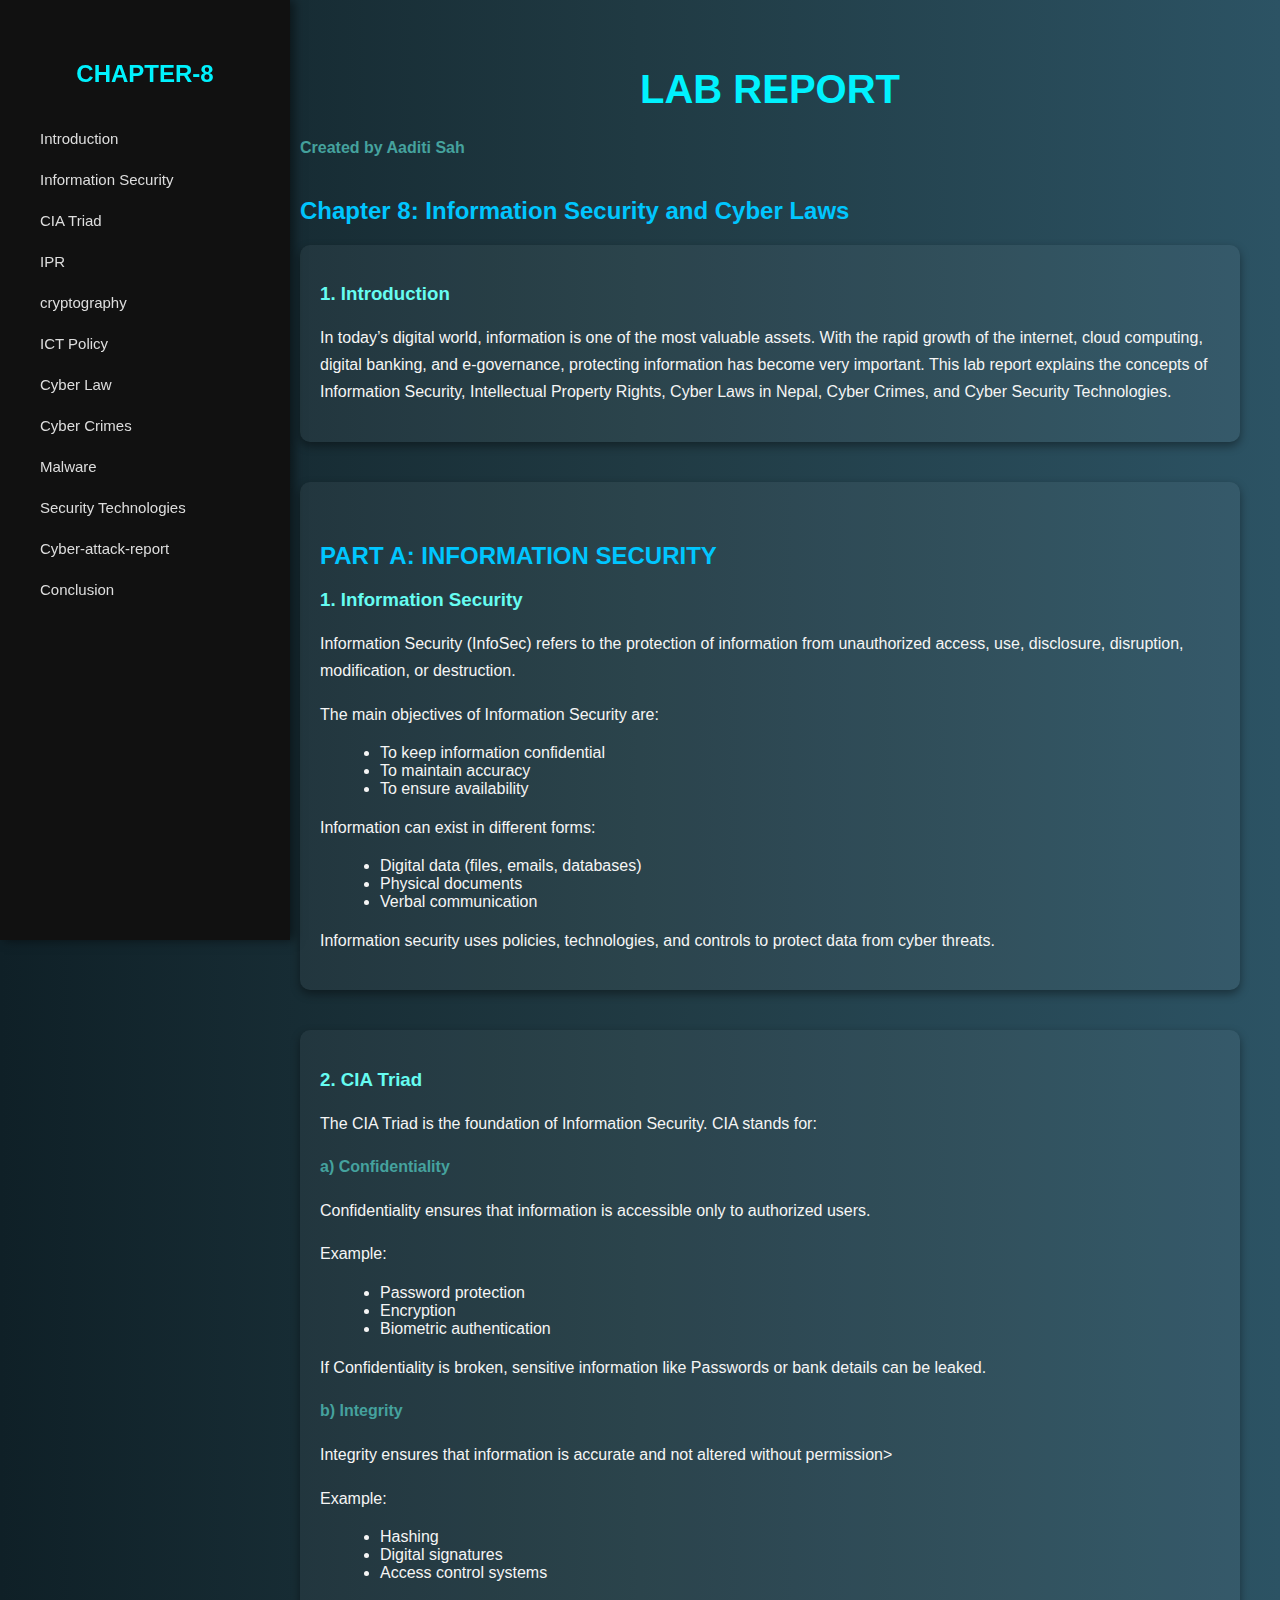
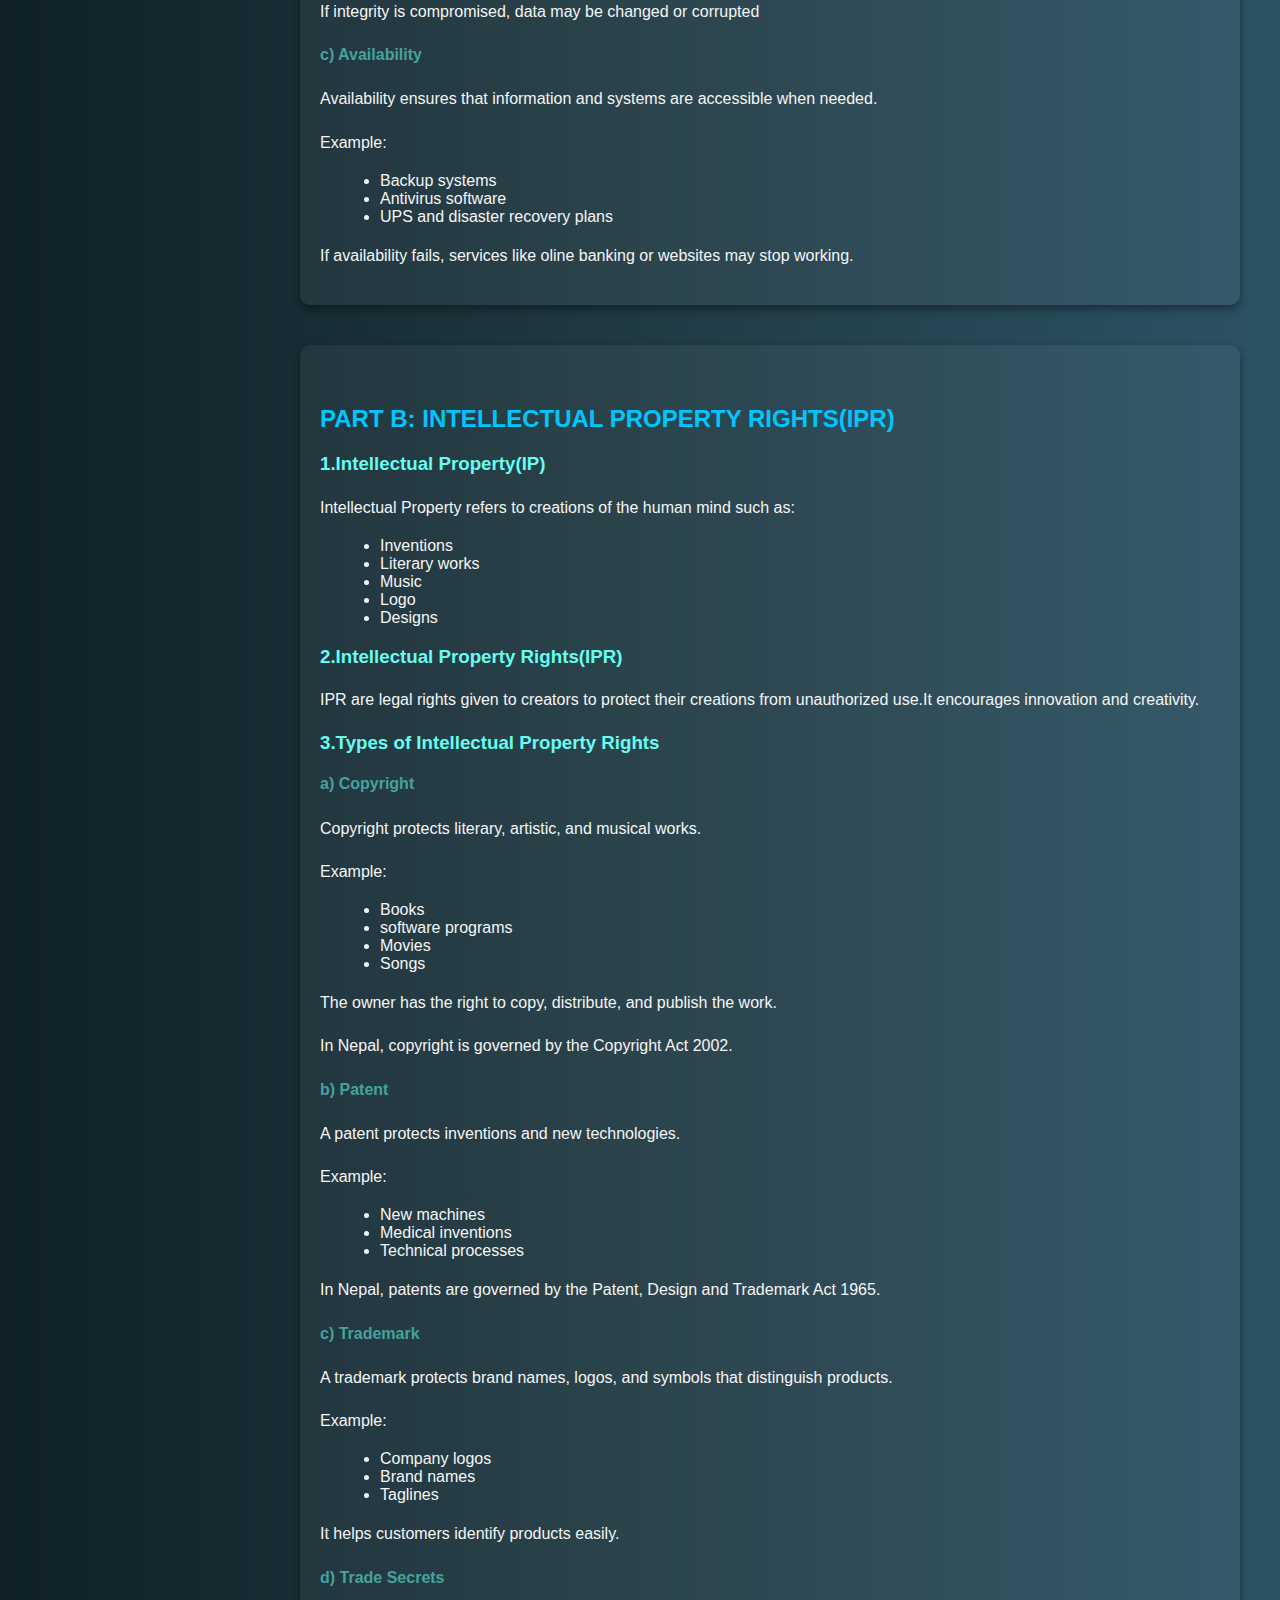
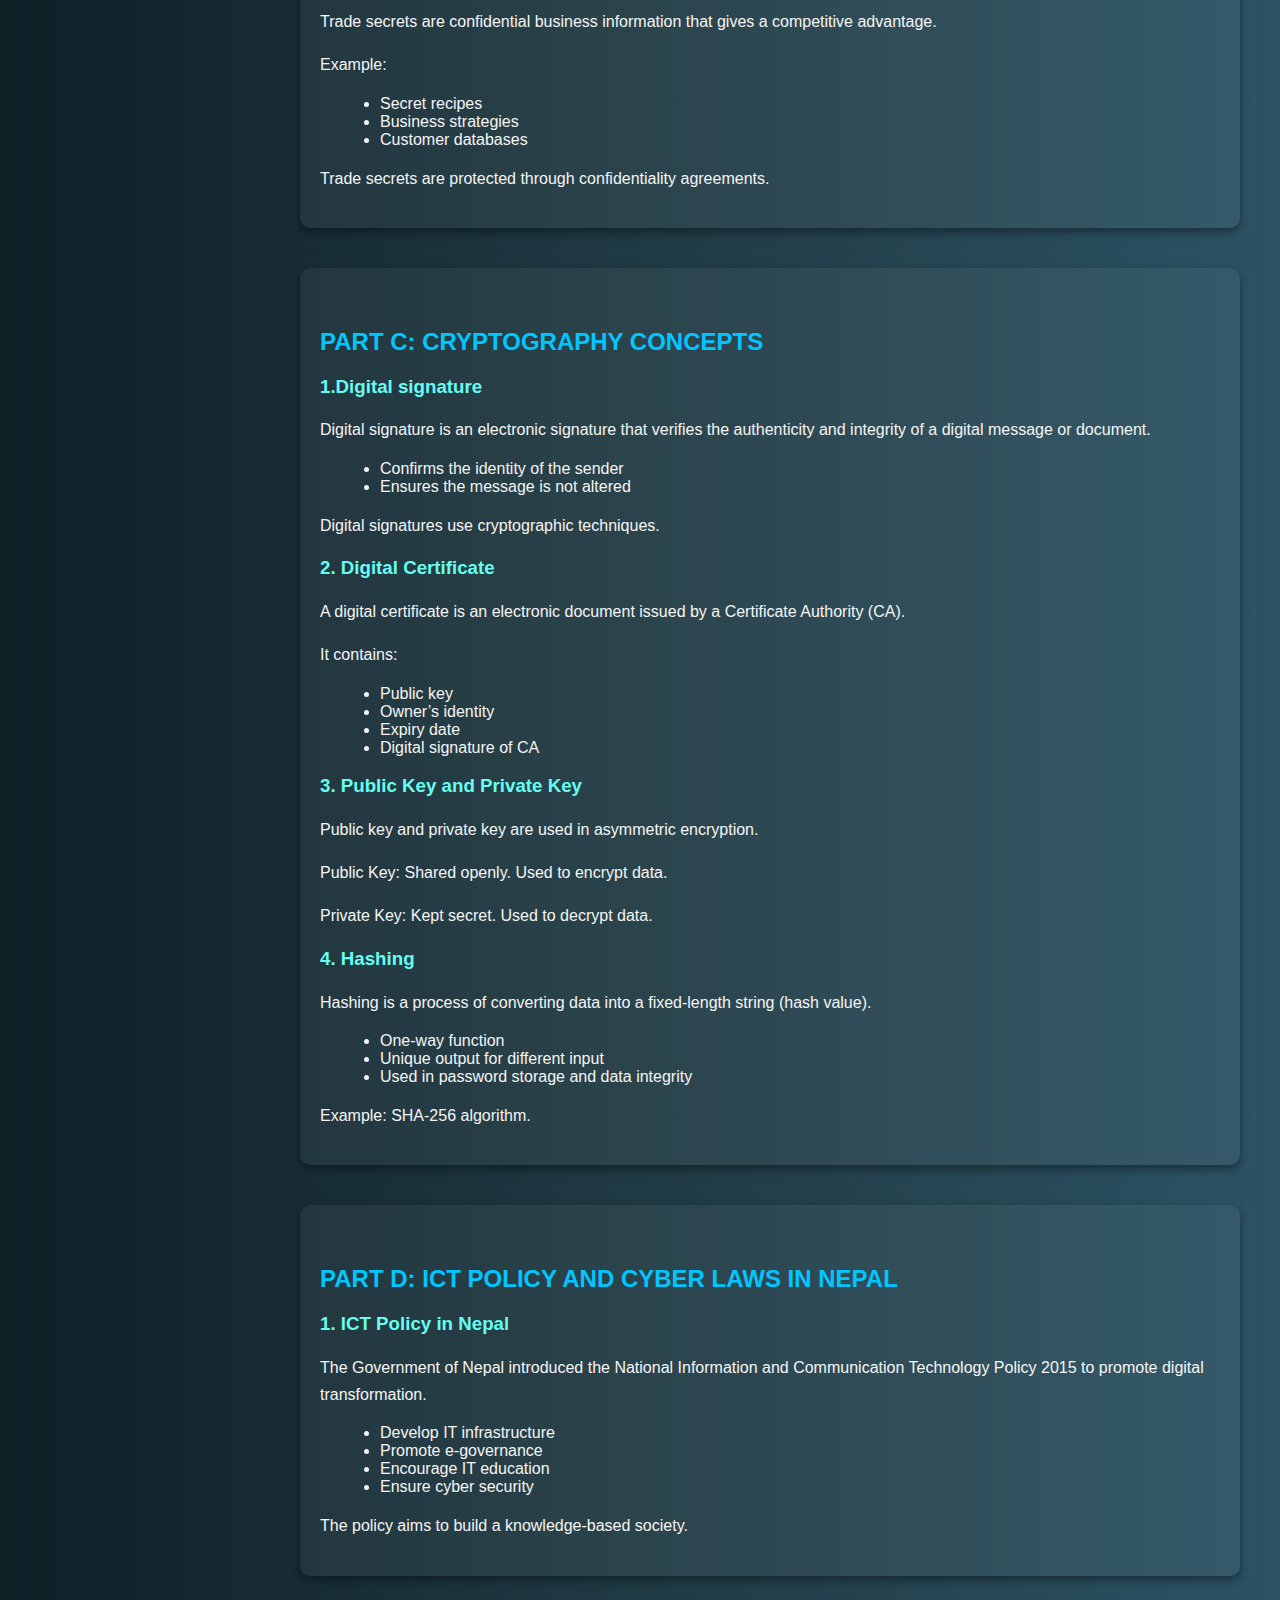
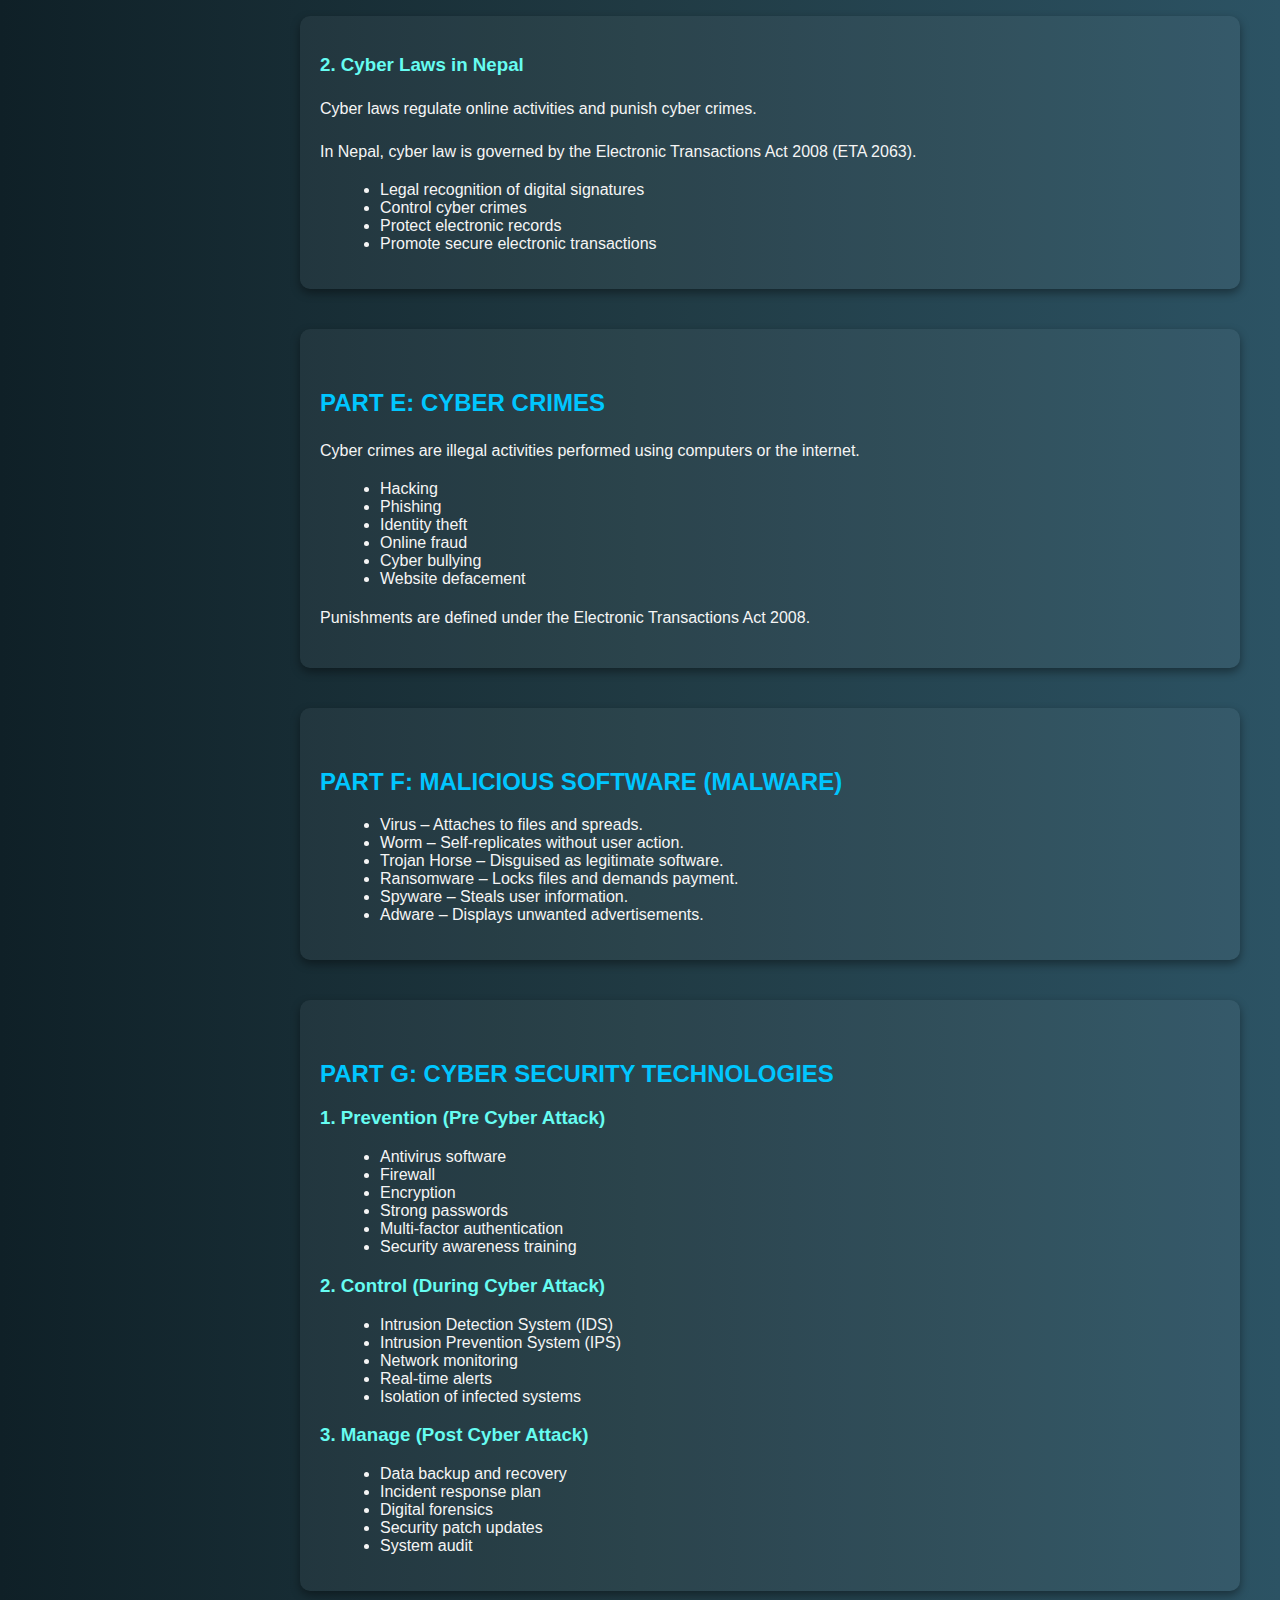
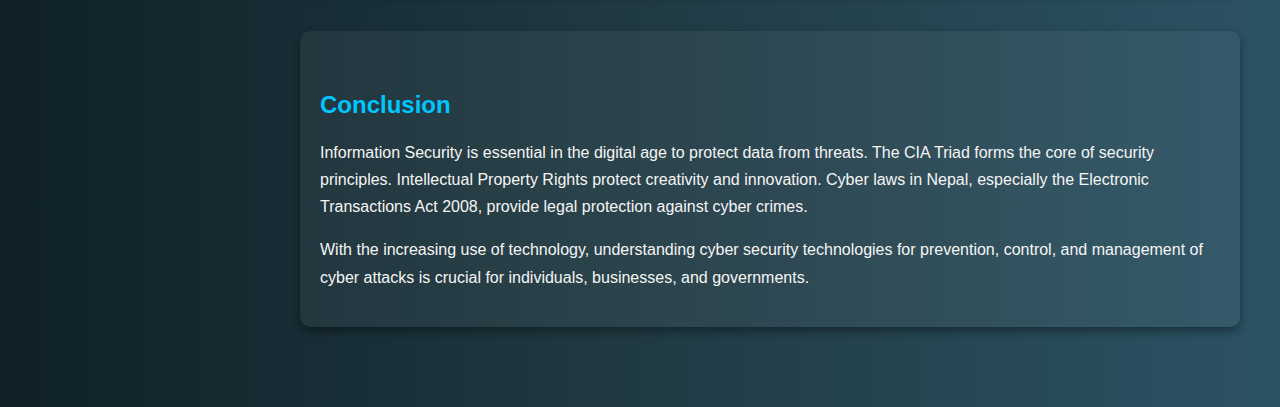
<file: index.html>
<html>

    <title>Computer Security and Cyber Laws</title>
    <link rel="stylesheet" href="index.css">
</head>
<body>
    <div class="sidebar">
        <h2>CHAPTER-8</h2>
        <a href="#intro">Introduction</a>
        <a href="#introsec">Information Security</a>
        <a href="#cia">CIA Triad</a>
        <a href="#ipr">IPR</a>
        <a href="#crypto">cryptography</a>
        <a href="#ict">ICT Policy</a>
        <a href="#cyberlaws">Cyber Law</a>
        <a href="#cybercrime">Cyber Crimes</a>
        <a href="#malware">Malware</a>
        <a href="#securitytech">Security Technologies</a>
        <a href="https://thehackernews.com/2026/02/google-reports-state-backed-hackers.html?m=1">Cyber-attack-report</a>
        <a href="#conclusion">Conclusion</a>


    </div>
    
    <div class="content">
        <h1>LAB REPORT</h1>
        <h4>Created by Aaditi Sah</h4>
        <h2>Chapter 8: Information Security and Cyber Laws</h2>
        <section id="intro">
            <h3>1. Introduction</h3>
            <p>
                In today’s digital world, information is one of the most valuable assets. With the rapid growth of the internet, cloud computing, digital banking, and e-governance, protecting information has become very important. This lab report explains the concepts of Information Security, Intellectual Property Rights, Cyber Laws in Nepal, Cyber Crimes, and Cyber Security Technologies.  
            </p>
        </section>
        <section id="infosec">
            <h2>PART A: INFORMATION SECURITY</h2>
            <h3>1. Information Security</h3>
            <p>
                Information Security (InfoSec) refers to the protection of information from unauthorized access, use, disclosure, disruption, modification, or destruction.
            </p>
            <p>
                The main objectives of Information Security are:
            </p>
            <ul>
                <li>To keep information confidential</li>
                <li> To maintain accuracy</li>
                <li>To ensure availability</li>
                
            </ul>
            <p>Information can exist in different forms:</p>
            <ul>
                <li>Digital data (files, emails, databases)</li>
                <li>Physical documents</li>
                <li>Verbal communication</li>
            </ul>
            <p>
                Information security uses policies, technologies, and controls to protect data from cyber threats.
            </p>
        </section>
        <section id="cia">
            <h3>2. CIA Triad</h3>
<p>The CIA Triad is the foundation of Information Security. CIA stands for:</p>
<h4>a) Confidentiality</h4>
<p>Confidentiality ensures that information is accessible only to authorized users.</p>
<p>Example:</p>
<ul>
<li>Password protection</li>
<li>Encryption</li>
<li>Biometric authentication</li>
</ul>
       
        <p>
            If Confidentiality is broken, sensitive information like Passwords or bank details can be leaked.
        </p>
        <h4>b) Integrity</h4>
        <p>Integrity ensures that information is accurate and not altered without permission></p>
        <p>Example:</p>
        <ul>
            <li>Hashing</li>
            <li>Digital signatures</li>
            <li>Access control systems</li>
        </ul>
        <p>If integrity is compromised, data may be changed or corrupted</p>

        <h4>c) Availability</h4>
        <p>Availability ensures that information and systems are accessible when needed.</p>
        <p>Example:</p>
        <ul>
            <li>Backup systems</li>
            <li>Antivirus software</li>
            <li>UPS and disaster recovery plans</li></ul>
            <p>If availability fails, services like oline banking or websites may stop working.</p>
        </section>
        <section id="ipr">
            <h2>PART B: INTELLECTUAL PROPERTY RIGHTS(IPR)</h2>
            <h3>1.Intellectual Property(IP)</h3>
            <p>Intellectual Property refers to creations of the human mind such as:</p>
            <ul>
                <li>Inventions</li>
                <li>Literary works</li>
                <li>Music</li>
                <li>Logo</li>
                <li>Designs</li>
            </ul>
            <h3>2.Intellectual Property Rights(IPR)</h3>
            <p>IPR are legal rights given to creators to protect their creations from unauthorized use.It encourages innovation and creativity.</p>
            <h3>3.Types of Intellectual Property Rights</h3>
            <h4>
                a) Copyright 
            </h4>
            <p>
                Copyright protects literary, artistic, and musical works. 
            </p>
            <p>Example:</p>
            <ul>
                <li>Books</li>
                <li>software programs</li>
                <li>Movies</li>
                <li>Songs</li>
            </ul>
            <p>The owner has the right to copy, distribute, and publish the work.</p>
            <p>In Nepal, copyright is governed by the Copyright Act 2002.</p>
<h4>b) Patent</h4>
<p>A patent protects inventions and new technologies.</p>
<p>Example:</p>
<ul>
<li>New machines</li>
<li>Medical inventions</li>
<li>Technical processes</li>
</ul>
<p>In Nepal, patents are governed by the Patent, Design and Trademark Act 1965.</p>
<h4>c) Trademark</h4>
<p>A trademark protects brand names, logos, and symbols that distinguish products.</p>
<p>Example:</p>
<ul>
<li>Company logos</li>
<li>Brand names</li>
<li>Taglines</li>
</ul>
<p>It helps customers identify products easily.</p>

<h4>d) Trade Secrets</h4>
<p>Trade secrets are confidential business information that gives a competitive advantage.</p>
<p>Example:</p>
<ul>
<li>Secret recipes</li>
<li>Business strategies</li>
<li>Customer databases</li>
</ul>
<p>Trade secrets are protected through confidentiality agreements.</p>

 </section>

 <section id="crypto">
     <h2>PART C: CRYPTOGRAPHY CONCEPTS</h2>
     <h3>1.Digital signature</h3>
     <p>
         Digital signature is an electronic signature that verifies the authenticity and integrity of a digital message or document.
     </p>
     <ul>
         <li>Confirms the identity of the sender</li>
         <li>Ensures the message is not altered</li>

     </ul>
     <p>Digital signatures use cryptographic techniques.</p>
     <h3>2. Digital Certificate</h3>
<p>A digital certificate is an electronic document issued by a Certificate Authority (CA).</p>
<p>It contains:</p>
<ul>
<li>Public key</li>
<li>Owner’s identity</li>
<li>Expiry date</li>
<li>Digital signature of CA</li>
</ul>

<h3>3. Public Key and Private Key</h3>
<p>Public key and private key are used in asymmetric encryption.</p>
<p>Public Key: Shared openly. Used to encrypt data.</p>
<p>Private Key: Kept secret. Used to decrypt data.</p>

<h3>4. Hashing</h3>
<p>Hashing is a process of converting data into a fixed-length string (hash value).</p>
<ul>
<li>One-way function</li>
<li>Unique output for different input</li>
<li>Used in password storage and data integrity</li>
</ul>
<p>Example: SHA-256 algorithm.</p>

 </section>
 <section id="ict">
    <h2>PART D: ICT POLICY AND CYBER LAWS IN NEPAL</h2>
    
    <h3>1. ICT Policy in Nepal</h3>
    <p>The Government of Nepal introduced the National Information and Communication Technology Policy 2015 to promote digital transformation.</p>
    <ul>
    <li>Develop IT infrastructure</li>
    <li>Promote e-governance</li>
    <li>Encourage IT education</li>
    <li>Ensure cyber security</li>
    </ul>
    <p>The policy aims to build a knowledge-based society.</p>
    </section>
    
    <section id="cyberlaws">
    <h3>2. Cyber Laws in Nepal</h3>
    <p>Cyber laws regulate online activities and punish cyber crimes.</p>
    <p>In Nepal, cyber law is governed by the Electronic Transactions Act 2008 (ETA 2063).</p>
    <ul>
    <li>Legal recognition of digital signatures</li>
    <li>Control cyber crimes</li>
    <li>Protect electronic records</li>
    <li>Promote secure electronic transactions</li>
    </ul>
    </section>
    
    <section id="cybercrime">
    <h2>PART E: CYBER CRIMES</h2>
    <p>Cyber crimes are illegal activities performed using computers or the internet.</p>
    <ul>
    <li>Hacking</li>
    <li>Phishing</li>
    <li>Identity theft</li>
    <li>Online fraud</li>
    <li>Cyber bullying</li>
    <li>Website defacement</li>
    </ul>
    <p>Punishments are defined under the Electronic Transactions Act 2008.</p>
    </section>
    
    <section id="malware">
    <h2>PART F: MALICIOUS SOFTWARE (MALWARE)</h2>
    <ul>
    <li>Virus – Attaches to files and spreads.</li>
    <li>Worm – Self-replicates without user action.</li>
    <li>Trojan Horse – Disguised as legitimate software.</li>
    <li>Ransomware – Locks files and demands payment.</li>
    <li>Spyware – Steals user information.</li>
    <li>Adware – Displays unwanted advertisements.</li>
    </ul>
    </section>
    
    <section id="securitytech">
    <h2>PART G: CYBER SECURITY TECHNOLOGIES</h2>
    
    <h3>1. Prevention (Pre Cyber Attack)</h3>
    <ul>
    <li>Antivirus software</li>
    <li>Firewall</li>
    <li>Encryption</li>
    <li>Strong passwords</li>
    <li>Multi-factor authentication</li>
    <li>Security awareness training</li>
    </ul>
    
    <h3>2. Control (During Cyber Attack)</h3>
    <ul>
    <li>Intrusion Detection System (IDS)</li>
    <li>Intrusion Prevention System (IPS)</li>
    <li>Network monitoring</li>
    <li>Real-time alerts</li>
    <li>Isolation of infected systems</li>
    </ul>
    
    <h3>3. Manage (Post Cyber Attack)</h3>
    <ul>
    <li>Data backup and recovery</li>
    <li>Incident response plan</li>
    <li>Digital forensics</li>
    <li>Security patch updates</li>
    <li>System audit</li>
    </ul>
    </section>
    
    
    <section id="conclusion">
    <h2>Conclusion</h2>
    <p>Information Security is essential in the digital age to protect data from threats. The CIA Triad forms the core of security principles. Intellectual Property Rights protect creativity and innovation. Cyber laws in Nepal, especially the Electronic Transactions Act 2008, provide legal protection against cyber crimes.</p>
    <p>With the increasing use of technology, understanding cyber security technologies for prevention, control, and management of cyber attacks is crucial for individuals, businesses, and governments.</p>
    </section>

    </div>
</body>

</html>
</file>
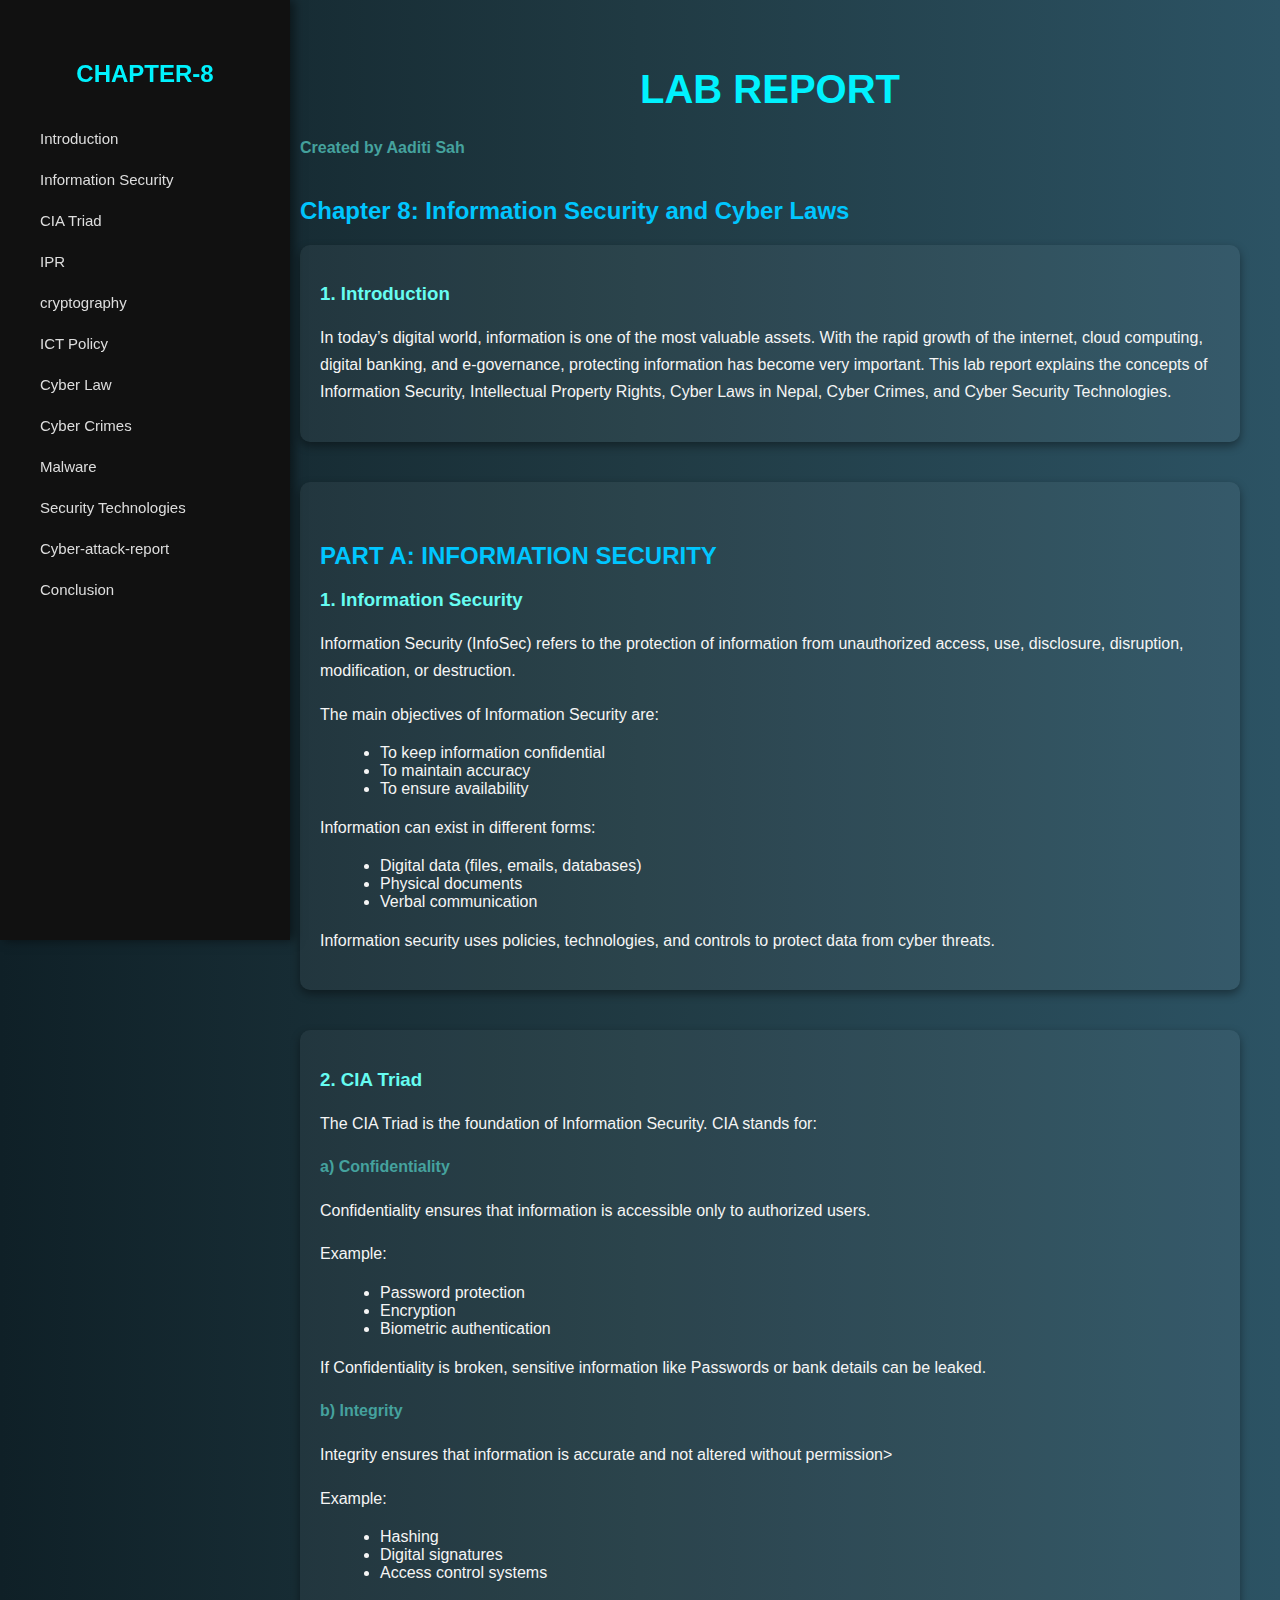
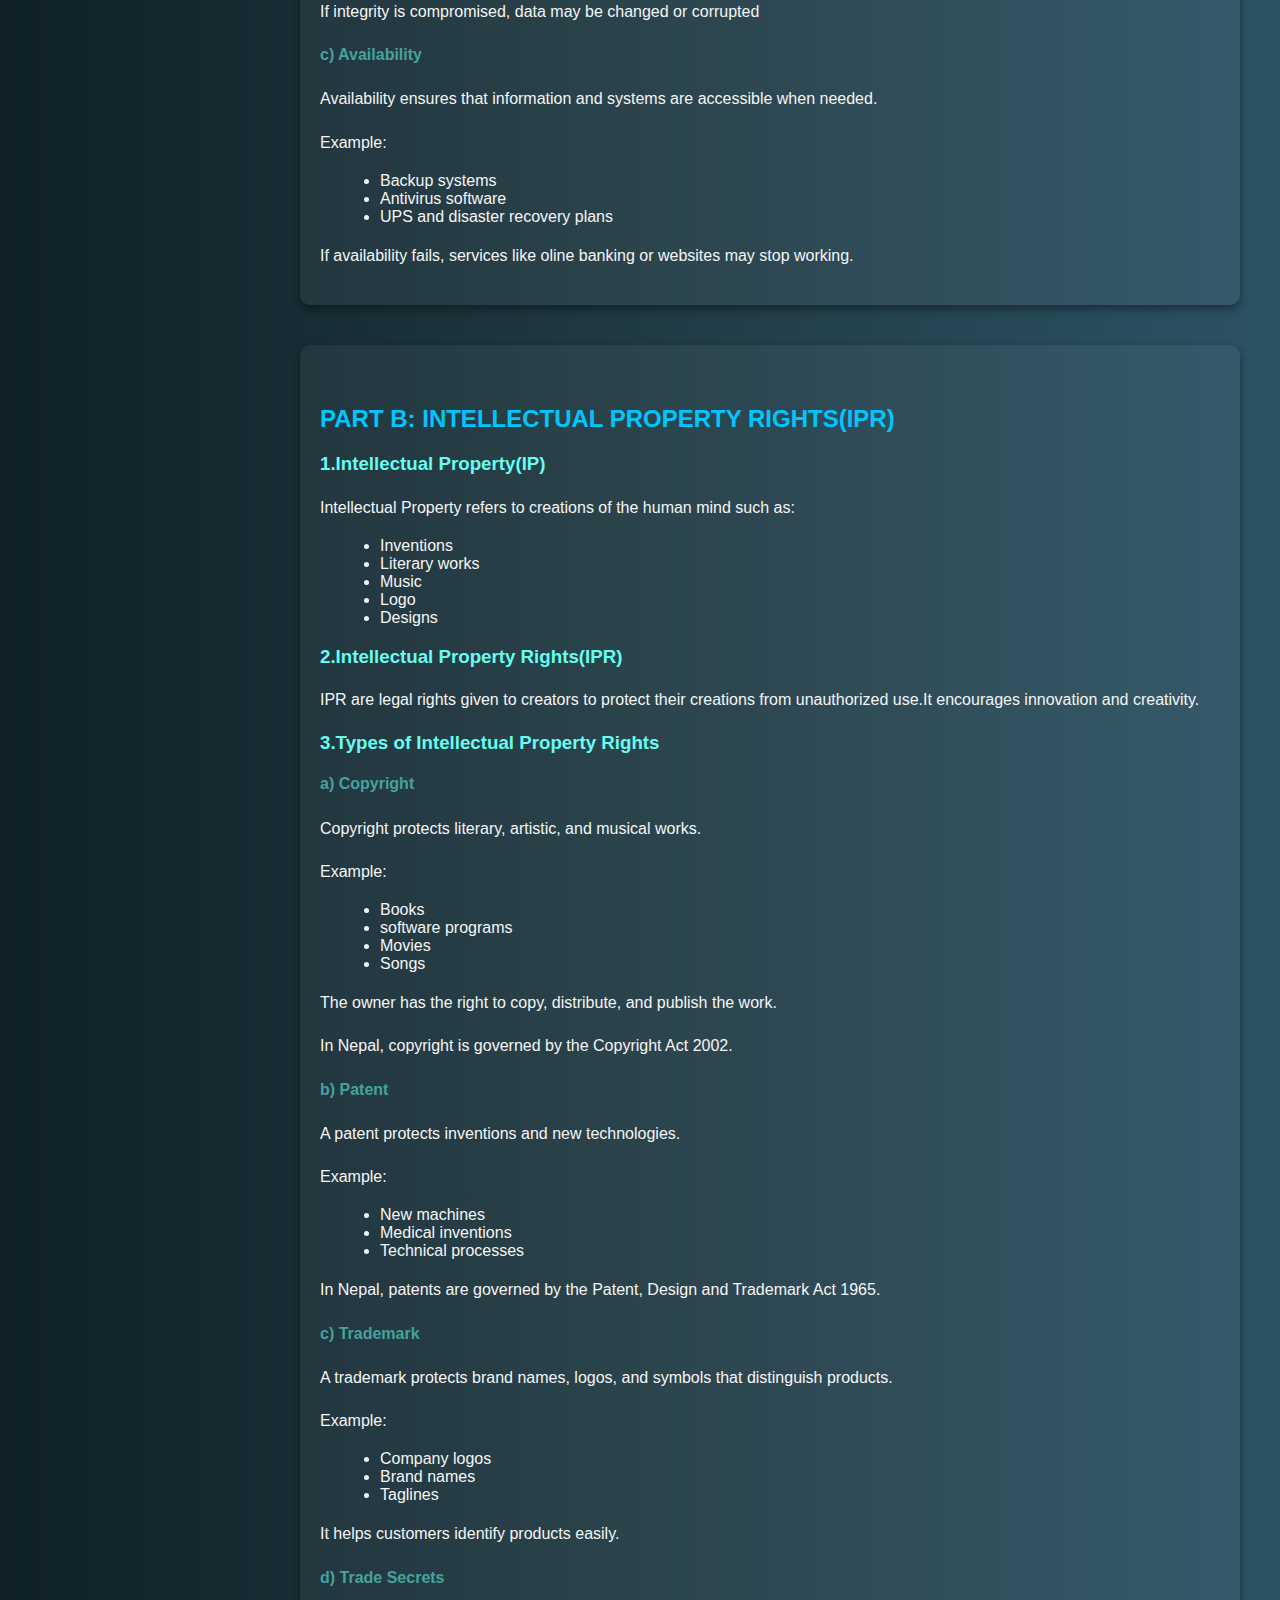
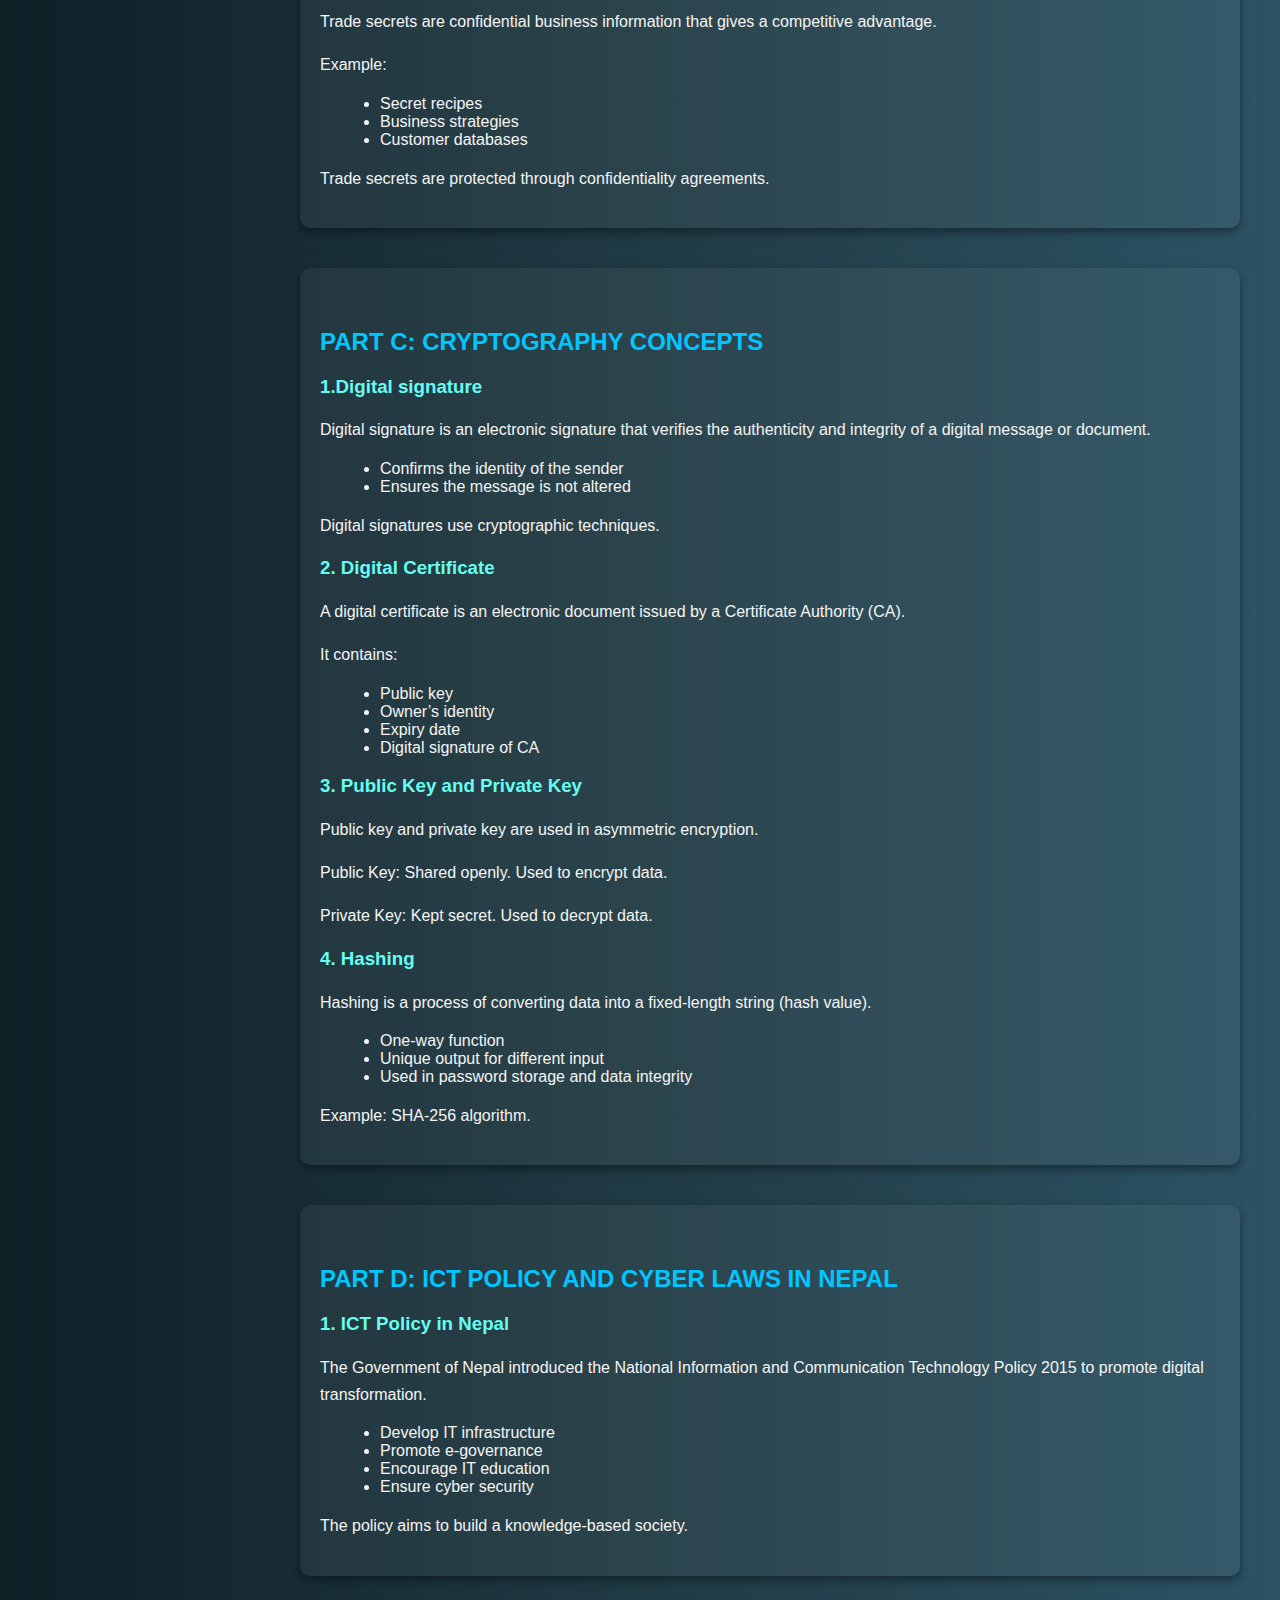
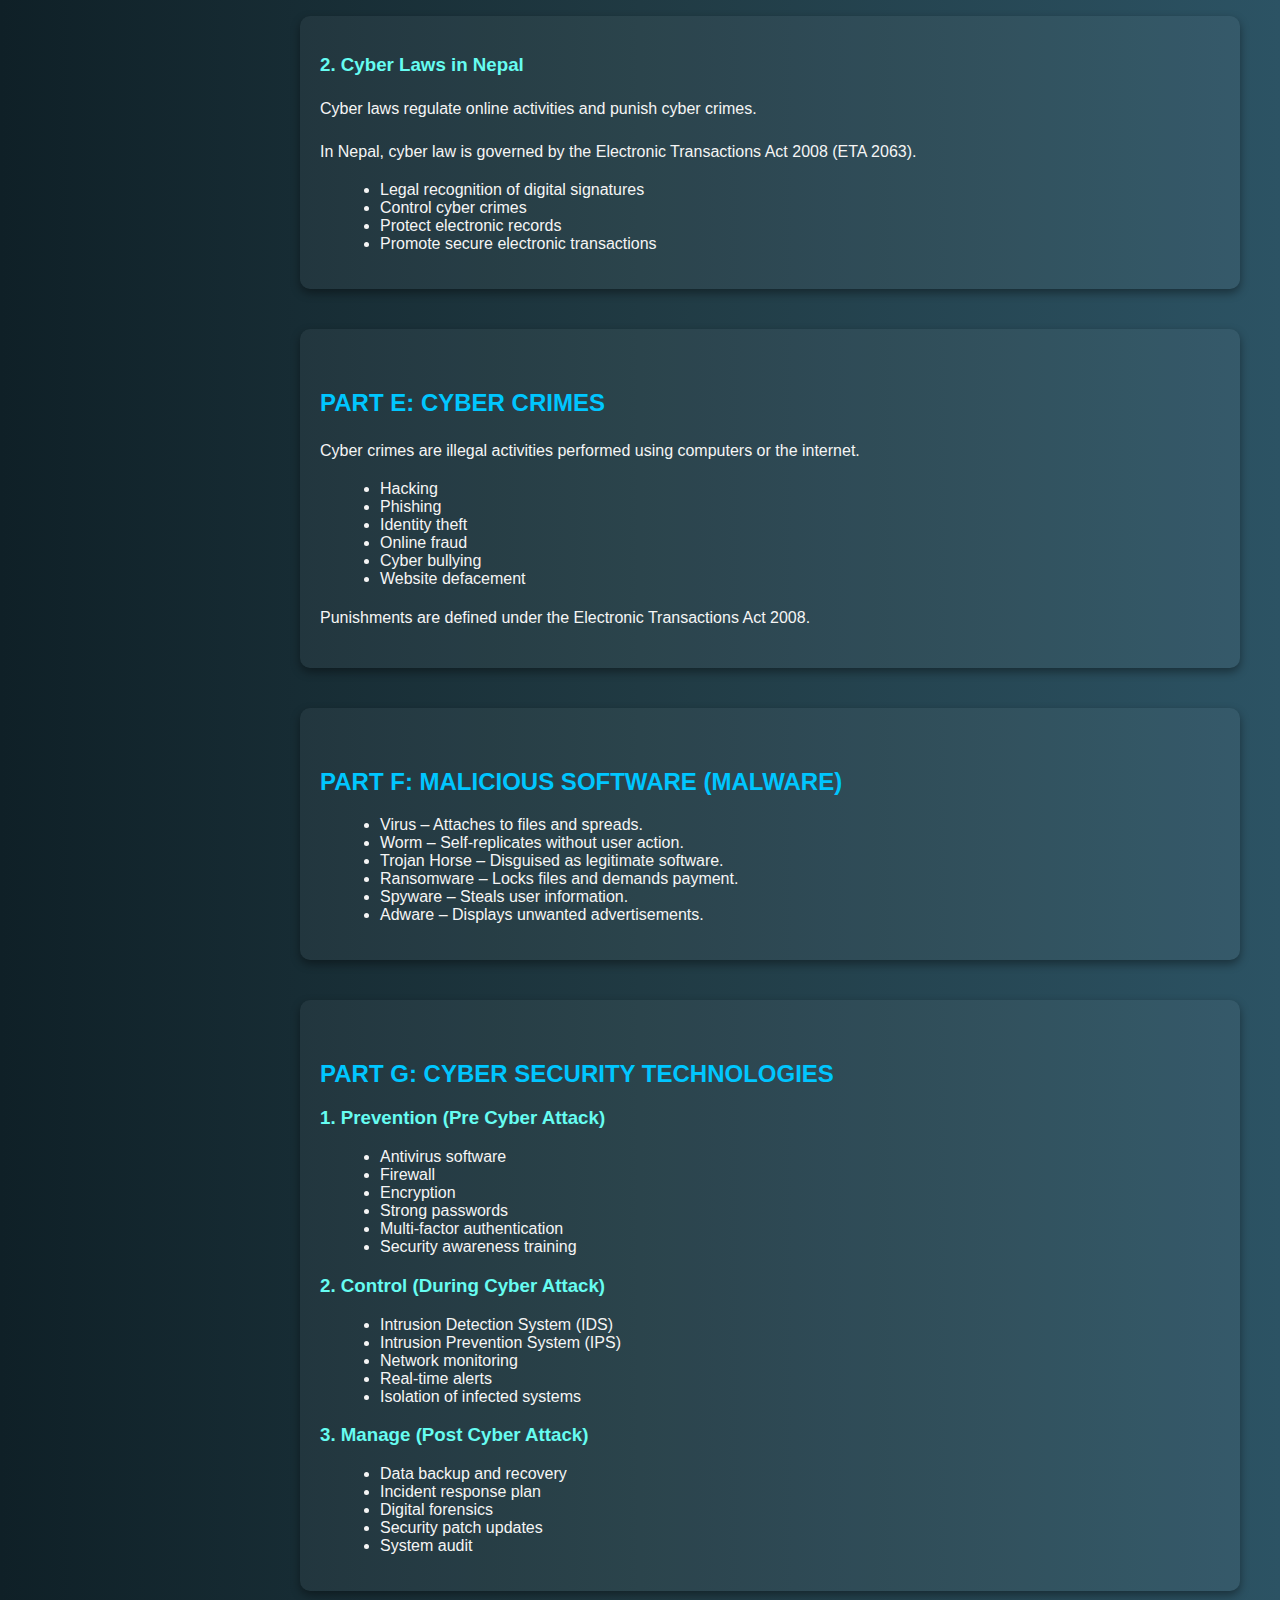
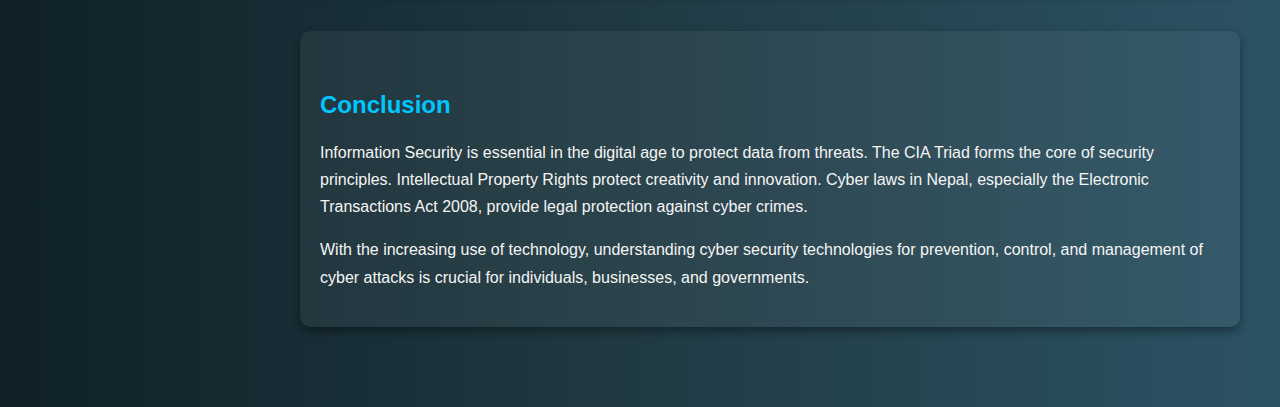
<file: Computer Security and Cyber Laws.html>
<html>

    <title>Computer Security and Cyber Laws</title>
    <link rel="stylesheet" href="style.css">
</head>
<body>
    <div class="sidebar">
        <h2>CHAPTER-8</h2>
        <a href="#intro">Introduction</a>
        <a href="#introsec">Information Security</a>
        <a href="#cia">CIA Triad</a>
        <a href="#ipr">IPR</a>
        <a href="#crypto">cryptography</a>
        <a href="#ict">ICT Policy</a>
        <a href="#cyberlaws">Cyber Law</a>
        <a href="#cybercrime">Cyber Crimes</a>
        <a href="#malware">Malware</a>
        <a href="#securitytech">Security Technologies</a>
        <a href="https://thehackernews.com/2026/02/google-reports-state-backed-hackers.html?m=1">Cyber-attack-report</a>
        <a href="#conclusion">Conclusion</a>


    </div>
    
    <div class="content">
        <h1>LAB REPORT</h1>
        <h4>Created by Aaditi Sah</h4>
        <h2>Chapter 8: Information Security and Cyber Laws</h2>
        <section id="intro">
            <h3>1. Introduction</h3>
            <p>
                In today’s digital world, information is one of the most valuable assets. With the rapid growth of the internet, cloud computing, digital banking, and e-governance, protecting information has become very important. This lab report explains the concepts of Information Security, Intellectual Property Rights, Cyber Laws in Nepal, Cyber Crimes, and Cyber Security Technologies.  
            </p>
        </section>
        <section id="infosec">
            <h2>PART A: INFORMATION SECURITY</h2>
            <h3>1. Information Security</h3>
            <p>
                Information Security (InfoSec) refers to the protection of information from unauthorized access, use, disclosure, disruption, modification, or destruction.
            </p>
            <p>
                The main objectives of Information Security are:
            </p>
            <ul>
                <li>To keep information confidential</li>
                <li> To maintain accuracy</li>
                <li>To ensure availability</li>
                
            </ul>
            <p>Information can exist in different forms:</p>
            <ul>
                <li>Digital data (files, emails, databases)</li>
                <li>Physical documents</li>
                <li>Verbal communication</li>
            </ul>
            <p>
                Information security uses policies, technologies, and controls to protect data from cyber threats.
            </p>
        </section>
        <section id="cia">
            <h3>2. CIA Triad</h3>
<p>The CIA Triad is the foundation of Information Security. CIA stands for:</p>
<h4>a) Confidentiality</h4>
<p>Confidentiality ensures that information is accessible only to authorized users.</p>
<p>Example:</p>
<ul>
<li>Password protection</li>
<li>Encryption</li>
<li>Biometric authentication</li>
</ul>
       
        <p>
            If Confidentiality is broken, sensitive information like Passwords or bank details can be leaked.
        </p>
        <h4>b) Integrity</h4>
        <p>Integrity ensures that information is accurate and not altered without permission></p>
        <p>Example:</p>
        <ul>
            <li>Hashing</li>
            <li>Digital signatures</li>
            <li>Access control systems</li>
        </ul>
        <p>If integrity is compromised, data may be changed or corrupted</p>

        <h4>c) Availability</h4>
        <p>Availability ensures that information and systems are accessible when needed.</p>
        <p>Example:</p>
        <ul>
            <li>Backup systems</li>
            <li>Antivirus software</li>
            <li>UPS and disaster recovery plans</li></ul>
            <p>If availability fails, services like oline banking or websites may stop working.</p>
        </section>
        <section id="ipr">
            <h2>PART B: INTELLECTUAL PROPERTY RIGHTS(IPR)</h2>
            <h3>1.Intellectual Property(IP)</h3>
            <p>Intellectual Property refers to creations of the human mind such as:</p>
            <ul>
                <li>Inventions</li>
                <li>Literary works</li>
                <li>Music</li>
                <li>Logo</li>
                <li>Designs</li>
            </ul>
            <h3>2.Intellectual Property Rights(IPR)</h3>
            <p>IPR are legal rights given to creators to protect their creations from unauthorized use.It encourages innovation and creativity.</p>
            <h3>3.Types of Intellectual Property Rights</h3>
            <h4>
                a) Copyright 
            </h4>
            <p>
                Copyright protects literary, artistic, and musical works. 
            </p>
            <p>Example:</p>
            <ul>
                <li>Books</li>
                <li>software programs</li>
                <li>Movies</li>
                <li>Songs</li>
            </ul>
            <p>The owner has the right to copy, distribute, and publish the work.</p>
            <p>In Nepal, copyright is governed by the Copyright Act 2002.</p>
<h4>b) Patent</h4>
<p>A patent protects inventions and new technologies.</p>
<p>Example:</p>
<ul>
<li>New machines</li>
<li>Medical inventions</li>
<li>Technical processes</li>
</ul>
<p>In Nepal, patents are governed by the Patent, Design and Trademark Act 1965.</p>
<h4>c) Trademark</h4>
<p>A trademark protects brand names, logos, and symbols that distinguish products.</p>
<p>Example:</p>
<ul>
<li>Company logos</li>
<li>Brand names</li>
<li>Taglines</li>
</ul>
<p>It helps customers identify products easily.</p>

<h4>d) Trade Secrets</h4>
<p>Trade secrets are confidential business information that gives a competitive advantage.</p>
<p>Example:</p>
<ul>
<li>Secret recipes</li>
<li>Business strategies</li>
<li>Customer databases</li>
</ul>
<p>Trade secrets are protected through confidentiality agreements.</p>

 </section>

 <section id="crypto">
     <h2>PART C: CRYPTOGRAPHY CONCEPTS</h2>
     <h3>1.Digital signature</h3>
     <p>
         Digital signature is an electronic signature that verifies the authenticity and integrity of a digital message or document.
     </p>
     <ul>
         <li>Confirms the identity of the sender</li>
         <li>Ensures the message is not altered</li>

     </ul>
     <p>Digital signatures use cryptographic techniques.</p>
     <h3>2. Digital Certificate</h3>
<p>A digital certificate is an electronic document issued by a Certificate Authority (CA).</p>
<p>It contains:</p>
<ul>
<li>Public key</li>
<li>Owner’s identity</li>
<li>Expiry date</li>
<li>Digital signature of CA</li>
</ul>

<h3>3. Public Key and Private Key</h3>
<p>Public key and private key are used in asymmetric encryption.</p>
<p>Public Key: Shared openly. Used to encrypt data.</p>
<p>Private Key: Kept secret. Used to decrypt data.</p>

<h3>4. Hashing</h3>
<p>Hashing is a process of converting data into a fixed-length string (hash value).</p>
<ul>
<li>One-way function</li>
<li>Unique output for different input</li>
<li>Used in password storage and data integrity</li>
</ul>
<p>Example: SHA-256 algorithm.</p>

 </section>
 <section id="ict">
    <h2>PART D: ICT POLICY AND CYBER LAWS IN NEPAL</h2>
    
    <h3>1. ICT Policy in Nepal</h3>
    <p>The Government of Nepal introduced the National Information and Communication Technology Policy 2015 to promote digital transformation.</p>
    <ul>
    <li>Develop IT infrastructure</li>
    <li>Promote e-governance</li>
    <li>Encourage IT education</li>
    <li>Ensure cyber security</li>
    </ul>
    <p>The policy aims to build a knowledge-based society.</p>
    </section>
    
    <section id="cyberlaws">
    <h3>2. Cyber Laws in Nepal</h3>
    <p>Cyber laws regulate online activities and punish cyber crimes.</p>
    <p>In Nepal, cyber law is governed by the Electronic Transactions Act 2008 (ETA 2063).</p>
    <ul>
    <li>Legal recognition of digital signatures</li>
    <li>Control cyber crimes</li>
    <li>Protect electronic records</li>
    <li>Promote secure electronic transactions</li>
    </ul>
    </section>
    
    <section id="cybercrime">
    <h2>PART E: CYBER CRIMES</h2>
    <p>Cyber crimes are illegal activities performed using computers or the internet.</p>
    <ul>
    <li>Hacking</li>
    <li>Phishing</li>
    <li>Identity theft</li>
    <li>Online fraud</li>
    <li>Cyber bullying</li>
    <li>Website defacement</li>
    </ul>
    <p>Punishments are defined under the Electronic Transactions Act 2008.</p>
    </section>
    
    <section id="malware">
    <h2>PART F: MALICIOUS SOFTWARE (MALWARE)</h2>
    <ul>
    <li>Virus – Attaches to files and spreads.</li>
    <li>Worm – Self-replicates without user action.</li>
    <li>Trojan Horse – Disguised as legitimate software.</li>
    <li>Ransomware – Locks files and demands payment.</li>
    <li>Spyware – Steals user information.</li>
    <li>Adware – Displays unwanted advertisements.</li>
    </ul>
    </section>
    
    <section id="securitytech">
    <h2>PART G: CYBER SECURITY TECHNOLOGIES</h2>
    
    <h3>1. Prevention (Pre Cyber Attack)</h3>
    <ul>
    <li>Antivirus software</li>
    <li>Firewall</li>
    <li>Encryption</li>
    <li>Strong passwords</li>
    <li>Multi-factor authentication</li>
    <li>Security awareness training</li>
    </ul>
    
    <h3>2. Control (During Cyber Attack)</h3>
    <ul>
    <li>Intrusion Detection System (IDS)</li>
    <li>Intrusion Prevention System (IPS)</li>
    <li>Network monitoring</li>
    <li>Real-time alerts</li>
    <li>Isolation of infected systems</li>
    </ul>
    
    <h3>3. Manage (Post Cyber Attack)</h3>
    <ul>
    <li>Data backup and recovery</li>
    <li>Incident response plan</li>
    <li>Digital forensics</li>
    <li>Security patch updates</li>
    <li>System audit</li>
    </ul>
    </section>
    
    
    <section id="conclusion">
    <h2>Conclusion</h2>
    <p>Information Security is essential in the digital age to protect data from threats. The CIA Triad forms the core of security principles. Intellectual Property Rights protect creativity and innovation. Cyber laws in Nepal, especially the Electronic Transactions Act 2008, provide legal protection against cyber crimes.</p>
    <p>With the increasing use of technology, understanding cyber security technologies for prevention, control, and management of cyber attacks is crucial for individuals, businesses, and governments.</p>
    </section>

    </div>
</body>
</html>
</file>
<file: index.css>
body{
    margin: 0;
    font-family: 'Segoe UI', Tahoma,  Verdana, sans-serif;
    background: linear-gradient(to right, #0f2027, #203a43, #2c5364);
    color: #f5f5f5;
    scroll-behavior: smooth;
   
}
.sidebar{
    height: 100%;
    width:250px;
    position: fixed;
    background: #111;
    padding:20px ;
    box-shadow: 4px 0 10px rgba(0,0,0,0.5);
}
.sidebar h2{
    text-align: center;
    color: #00f2fe;
    margin-bottom: 30px;
}
.sidebar a {
    padding: 12px 20px;
    text-decoration: none;
    font-size: 15px;
    color: #ddd;
    display: block;
    transition: 0.3s;
}
.sidebar a:hover{
    background: #00f2fe;
    color: #000;
    padding-left: 30px;
}
.content{
    margin-left: 260px;
    padding: 40px;

}
h1{
    color: #00f2fe;
    text-align: center;
    font-size: 40px;
}
h2{
    color: #00c6ff;
    margin-top: 40px;
}
h3{
    color: #66fcf1;

}
h4{
    color:#45a29e;
}
p{
    line-height: 1.7;
}
ul{
    margin-left: 20px;
}
section{
    margin-bottom: 40px;
    padding: 20px;
    background: rgba(255,255,255,0.05);
    border-radius: 10px;
   box-shadow: 0 4px 10px rgba(0,0,0,0.4);
}
</file>
<file: style.css>
body{
    margin: 0;
    font-family: 'Segoe UI', Tahoma,  Verdana, sans-serif;
    background: linear-gradient(to right, #0f2027, #203a43, #2c5364);
    color: #f5f5f5;
    scroll-behavior: smooth;
   
}
.sidebar{
    height: 100%;
    width:250px;
    position: fixed;
    background: #111;
    padding:20px ;
    box-shadow: 4px 0 10px rgba(0,0,0,0.5);
}
.sidebar h2{
    text-align: center;
    color: #00f2fe;
    margin-bottom: 30px;
}
.sidebar a {
    padding: 12px 20px;
    text-decoration: none;
    font-size: 15px;
    color: #ddd;
    display: block;
    transition: 0.3s;
}
.sidebar a:hover{
    background: #00f2fe;
    color: #000;
    padding-left: 30px;
}
.content{
    margin-left: 260px;
    padding: 40px;

}
h1{
    color: #00f2fe;
    text-align: center;
    font-size: 40px;
}
h2{
    color: #00c6ff;
    margin-top: 40px;
}
h3{
    color: #66fcf1;

}
h4{
    color:#45a29e;
}
p{
    line-height: 1.7;
}
ul{
    margin-left: 20px;
}
section{
    margin-bottom: 40px;
    padding: 20px;
    background: rgba(255,255,255,0.05);
    border-radius: 10px;
   box-shadow: 0 4px 10px rgba(0,0,0,0.4);
}
</file>
